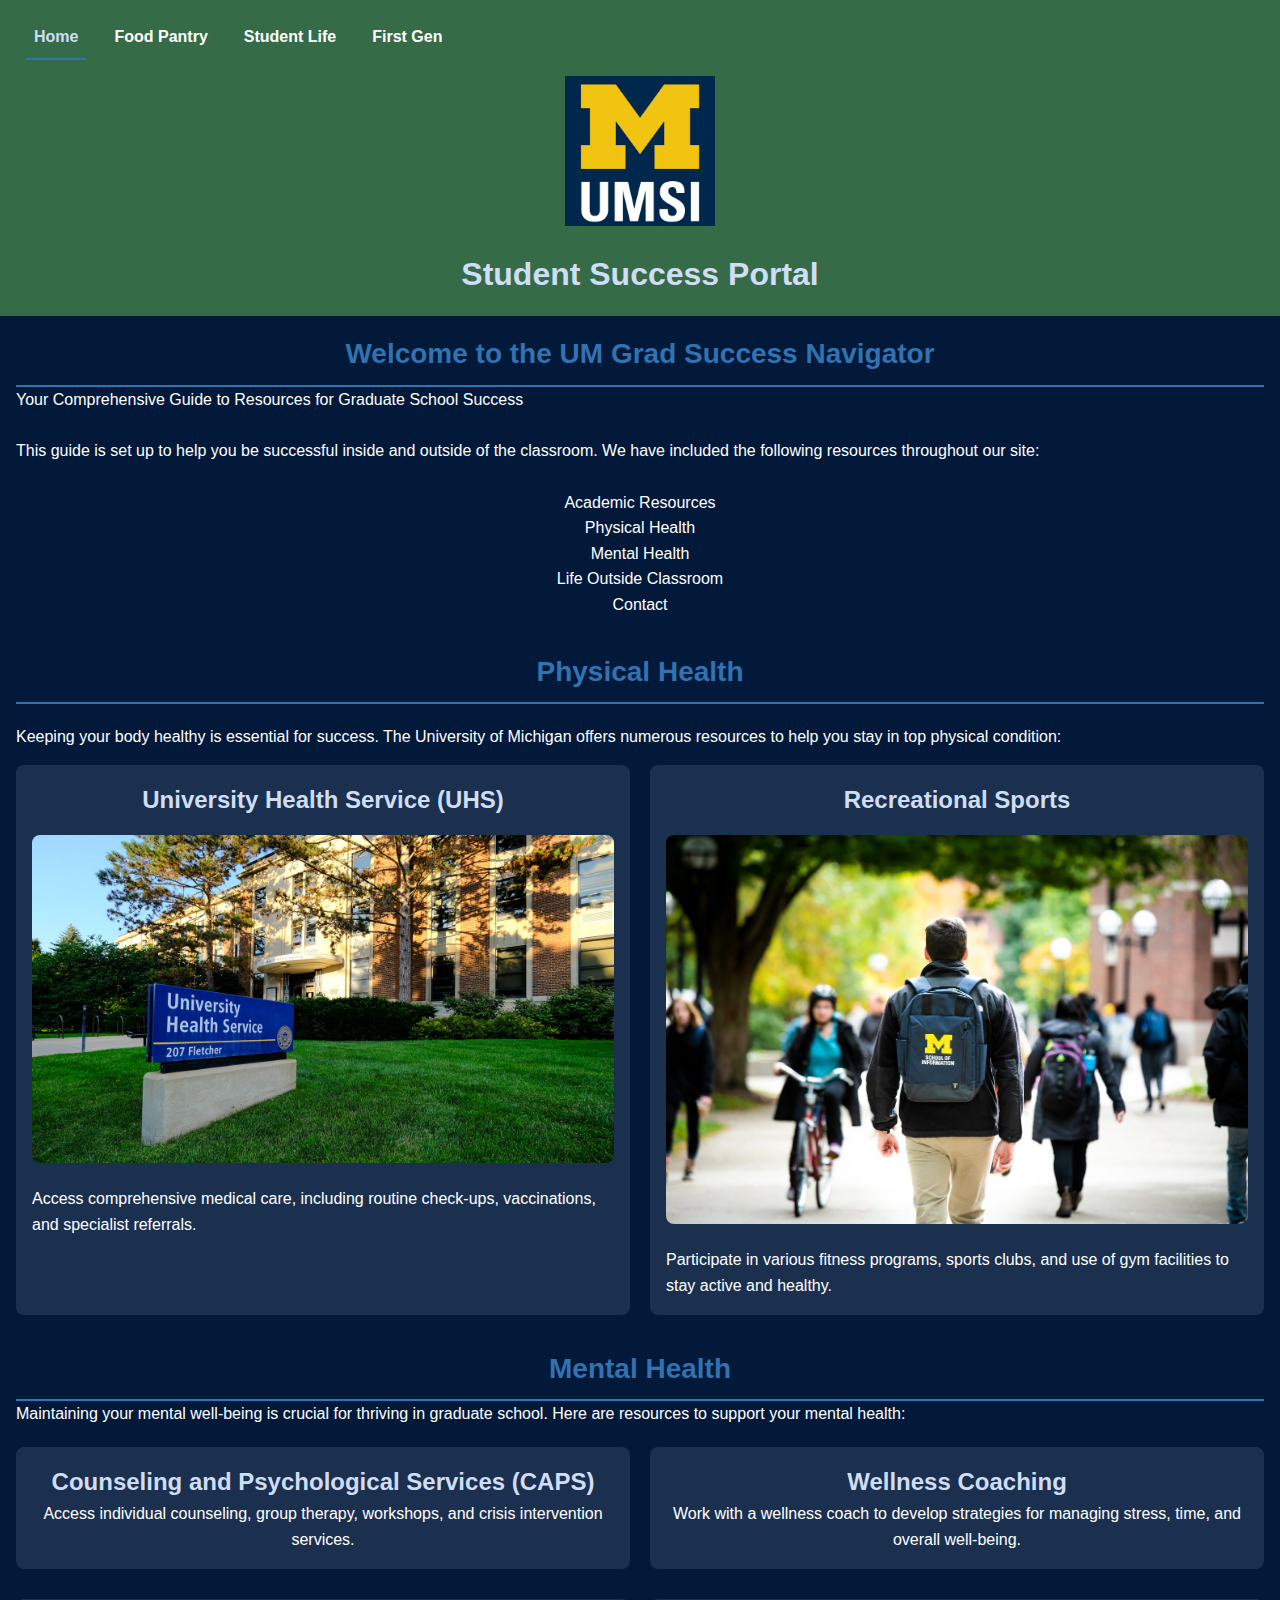
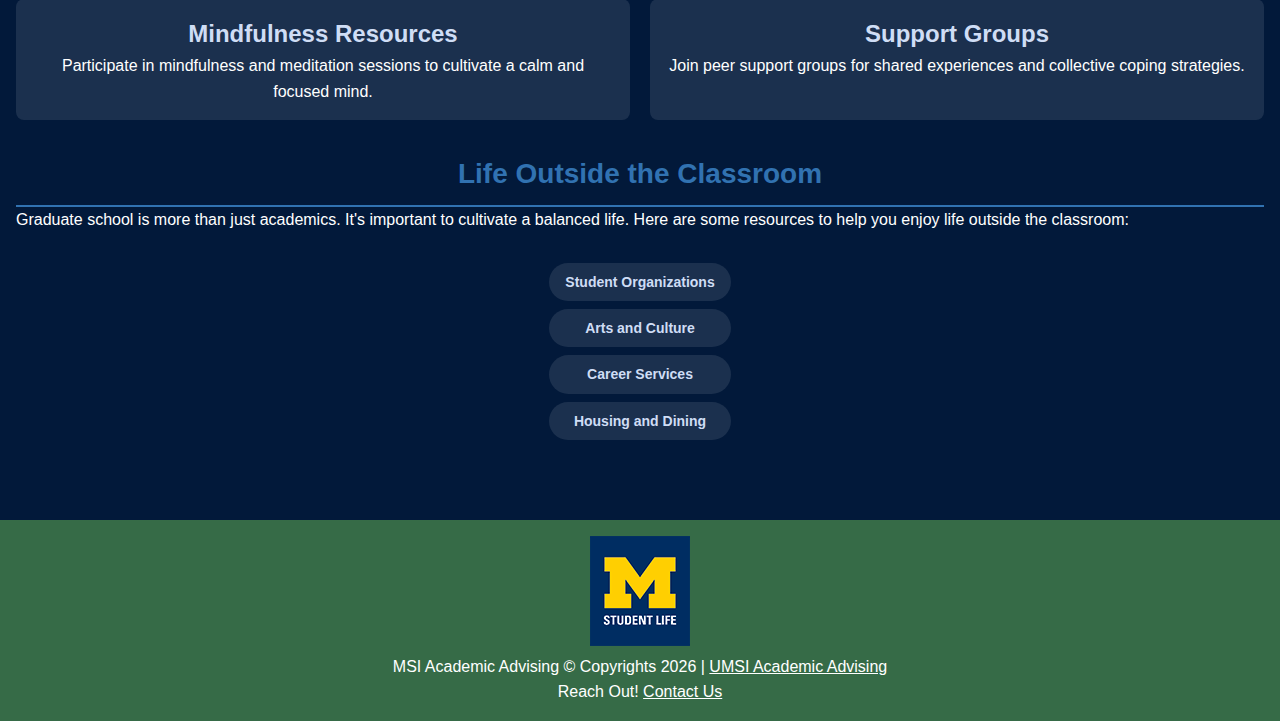
<file: index.html>
<!DOCTYPE html>
<html lang="en">
<head>
    <meta charset="UTF-8">
    <meta name="viewport" content="width=device-width, initial-scale=1.0">
    <title>Student Success Portal</title>
    <link rel="stylesheet" href="./css/reset.css">
    <link rel="stylesheet" href="./css/style.css">
</head>
<body>
    <a href="#main-content" class="skip-link">Skip to Main Content</a>
    <header>
        <nav class="navbar">
            <ul>
                <li><a href="index.html" class="current">Home</a></li>
                <li><a href="Food_Pantry.html">Food Pantry</a></li>
                <li><a href="Student_Life.html">Student Life</a></li>
                <li><a href="First_Gen.html">First Gen</a></li>
            </ul>
        </nav>
        <div class="header-content">
            <img class="umich-logo" src="./images/UMSI_signature_vertical_informal_solidblue.jpg" alt="UMSI Logo">
            <h1>Student Success Portal</h1>
        </div>
    </header>
    <main id="main-content">
        <section class="welcome">
            <h2>Welcome to the UM Grad Success Navigator</h2>
            <p>Your Comprehensive Guide to Resources for Graduate School Success</p>
            <br>
            <p>This guide is set up to help you be successful inside and outside of the classroom. We have included the following resources throughout our site:</p>
            <br>
            <ul>
                <li>Academic Resources</li>
                <li>Physical Health</li>
                <li>Mental Health</li>
                <li>Life Outside Classroom</li>
                <li>Contact</li>
            </ul>
        </section>
        <section class="physical-health">
            <h2>Physical Health</h2>
            <div class="physical_intro">
                <p>Keeping your body healthy is essential for success. The University of Michigan offers numerous resources to help you stay in top physical condition:</p>
            </div>
            <div class="resource-grid">
                <article>
                    <h3>University Health Service (UHS)</h3>
                    <img src="./images/UHS.jpg" alt="University Health Services building">
                    <p>Access comprehensive medical care, including routine check-ups, vaccinations, and specialist referrals.</p>
                </article>
                <article>
                    <h3>Recreational Sports</h3>
                    <img src="./images/UMSI_CampusFall_UMSIBackpack_02.jpg" alt="A student wears a UMSI backpack in fall on the drag.">
                    <p>Participate in various fitness programs, sports clubs, and use of gym facilities to stay active and healthy.</p>
                </article>
            </div>
        </section>
        <section class="mental-health">
            <h2>Mental Health</h2>
            <p>Maintaining your mental well-being is crucial for thriving in graduate school. Here are resources to support your mental health:</p>
            <div class="resource-list">
                <article>
                    <h3>Counseling and Psychological Services (CAPS)</h3>
                    <p>Access individual counseling, group therapy, workshops, and crisis intervention services.</p>
                </article>
                <article>
                    <h3>Wellness Coaching</h3>
                    <p>Work with a wellness coach to develop strategies for managing stress, time, and overall well-being.</p>
                </article>
                <article>
                    <h3>Mindfulness Resources</h3>
                    <p>Participate in mindfulness and meditation sessions to cultivate a calm and focused mind.</p>
                </article>
                <article>
                    <h3>Support Groups</h3>
                    <p>Join peer support groups for shared experiences and collective coping strategies.</p>
                </article>
            </div>
        </section>
        <section id="life-outside-classroom">
            <h2>Life Outside the Classroom</h2>
            <p>Graduate school is more than just academics. It's important to cultivate a balanced life. Here are some resources to help you enjoy life outside the classroom:</p>
            <div class="life-outside-classroom-box">
                <ul>
                    <li><a href="404.html">Student Organizations</a></li>
                    <li><a href="404.html">Arts and Culture</a></li>
                    <li><a href="404.html">Career Services</a></li>
                    <li><a href="404.html">Housing and Dining</a></li>
                </ul>
            </div>
        </section>
    </main>
    <footer>
        <a href="https://studentlife.umich.edu/"><img src="./images/student life.png" alt="Student Life logo"></a>
        <p>MSI Academic Advising © Copyrights <span id="year"></span> | <a href="https://sites.google.com/umich.edu/msiacademicadvising/student-support-resources">UMSI Academic Advising</a></p>
        <p>Reach Out! <a href="umsi.academicsuccess@umich.edu">Contact Us</a></p>
    </footer>

    <script>
        document.getElementById("year").innerHTML = new Date().getFullYear();
    </script>
</body>
</html>
</file>
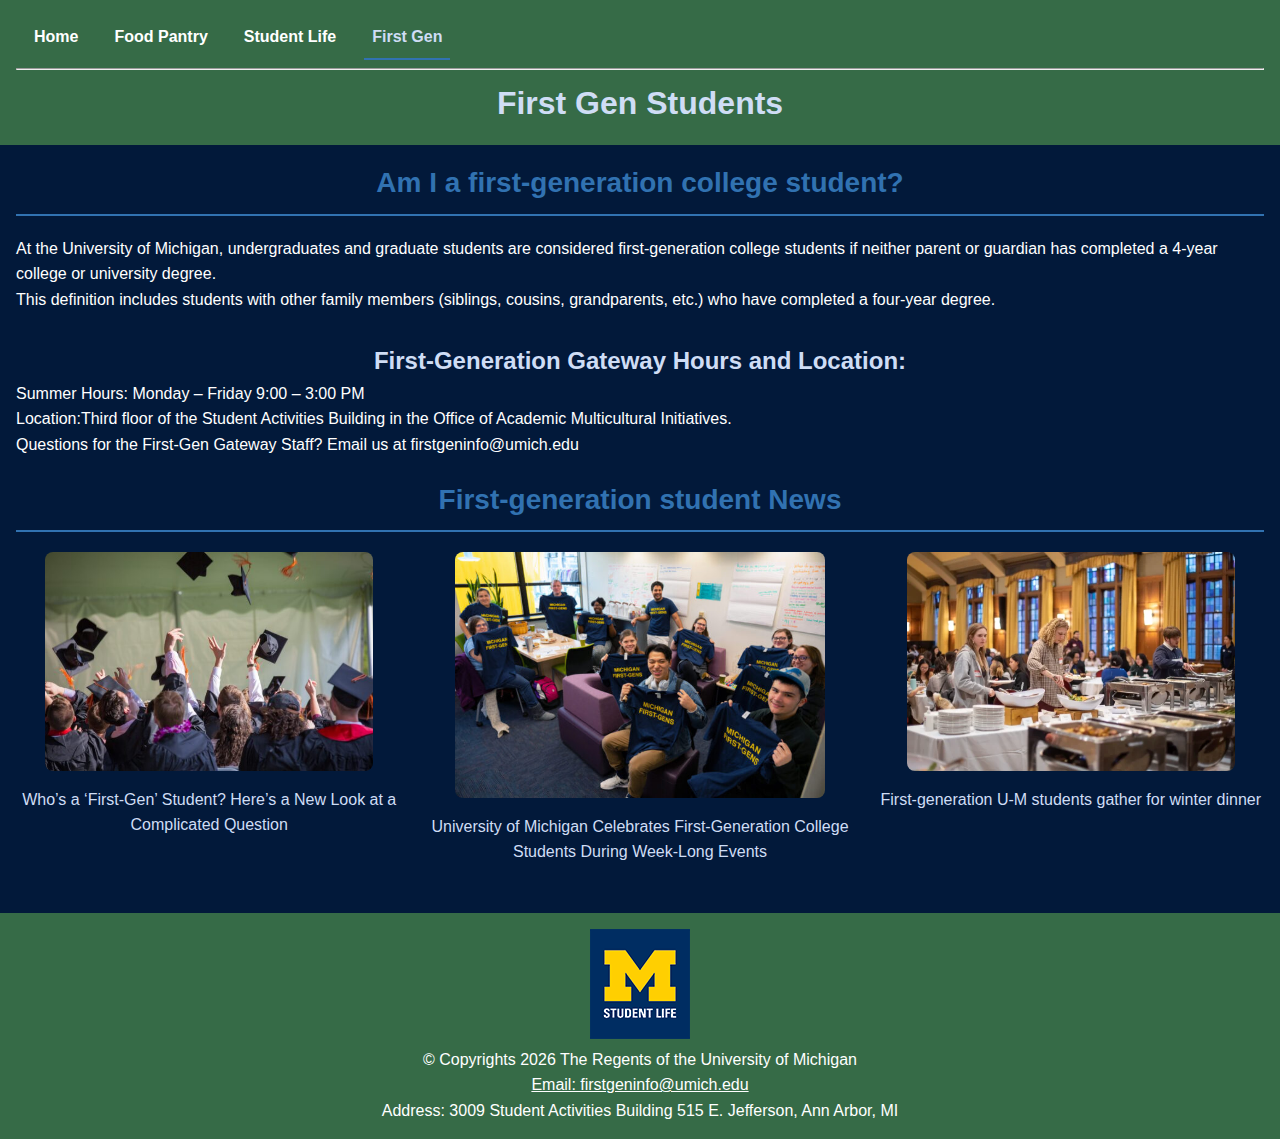
<file: First_Gen.html>
<!DOCTYPE html>
<html lang="en">
<head>
    <meta charset="UTF-8">
    <meta name="viewport" content="width=device-width, initial-scale=1.0">
    <title>First Gen</title>
    <link rel="stylesheet" href="./css/reset.css">
    <link rel="stylesheet" href="./css/style.css">
</head>
<body>
    <a href ="#main-content" class="skip-link">Skip to Main Content</a>
    <header>
        <nav class="navbar">
            <ul>
                <li><a href ="index.html">Home</a></li>
                <li><a href ="Food_Pantry.html">Food Pantry</a></li>
                <li><a href="Student_Life.html">Student Life</a></li>
                <li><a href="First_Gen.html" class="current">First Gen</a></li>
            </ul>
        </nav>
        <hr>
        <h1>First Gen Students</h1>
    </header>

    <main id="main-content">
        <h2>Am I a first-generation college student?</h2>
        
        <div class="first-gen-intro">
            <article>
                <p><strong>At the University of Michigan, undergraduates and graduate students are considered first-generation college students if neither parent or guardian has completed a 4-year college or university degree.</strong></p>
                <p>This definition includes students with other family members (siblings, cousins, grandparents, etc.) who have completed a four-year degree. </p>
            </article>
        </div>

        <div class="first-gen-gateway">
            <article>
                <h3>First-Generation Gateway Hours and Location:</h3>
                <p><strong>Summer Hours: </strong>Monday – Friday 9:00 – 3:00 PM</p>
                <p><strong>Location:</strong>Third floor of the Student Activities Building in the Office of Academic Multicultural Initiatives. </p>
                <p><strong>Questions for the First-Gen Gateway Staff? </strong>Email us at firstgeninfo@umich.edu</p>
            </article>
        </div>

        <h2>First-generation student News</h2>
        <div class="first-gen-news-list">
            <ul>
                <li>
                    <img src="./images/graduation.jpg" alt="First Gen graduation">
                    <a href="https://firstgen.umich.edu/whos-a-first-gen-student-heres-a-new-look-at-a-complicated-question/">
                        <h3>Who’s a ‘First-Gen’ Student? Here’s a New Look at a Complicated Question</h3>
                    </a>
                </li>
                <li>
                    <img src="./images/firstgens.jpg" alt="First_Gens">
                    <a href="https://firstgen.umich.edu/university-of-michigan-celebrates-first-generation-college-students-during-week-long-events/">
                        <h3>University of Michigan Celebrates First-Generation College Students During Week-Long Events</h3>
                    </a>
                </li>
                <li>
                    <img src="./images/firstgen_dinner.webp" alt="First Gens Dinner">
                    <a href="https://firstgen.umich.edu/first-generation-u-m-students-gather-for-winter-dinner/">
                        <h3>First-generation U-M students gather for winter dinner</h3>
                    </a>
                </li>
            </ul>
        </div>
    </main>

    <footer>
        <a href="https://studentlife.umich.edu/"><img src="./images/student life.png" alt="Student Life logo"></a>
        <p>© Copyrights <span id="year"></span> The Regents of the University of Michigan</p>
        <a href="mailto:firstgeninfo@umich.edu">Email: firstgeninfo@umich.edu</a>
        <p>Address: 3009 Student Activities Building
            515 E. Jefferson, Ann Arbor, MI</p>
    </footer>

    <script>
        document.getElementById("year").innerHTML = new Date().getFullYear();
    </script>
</body>
</html>
</file>
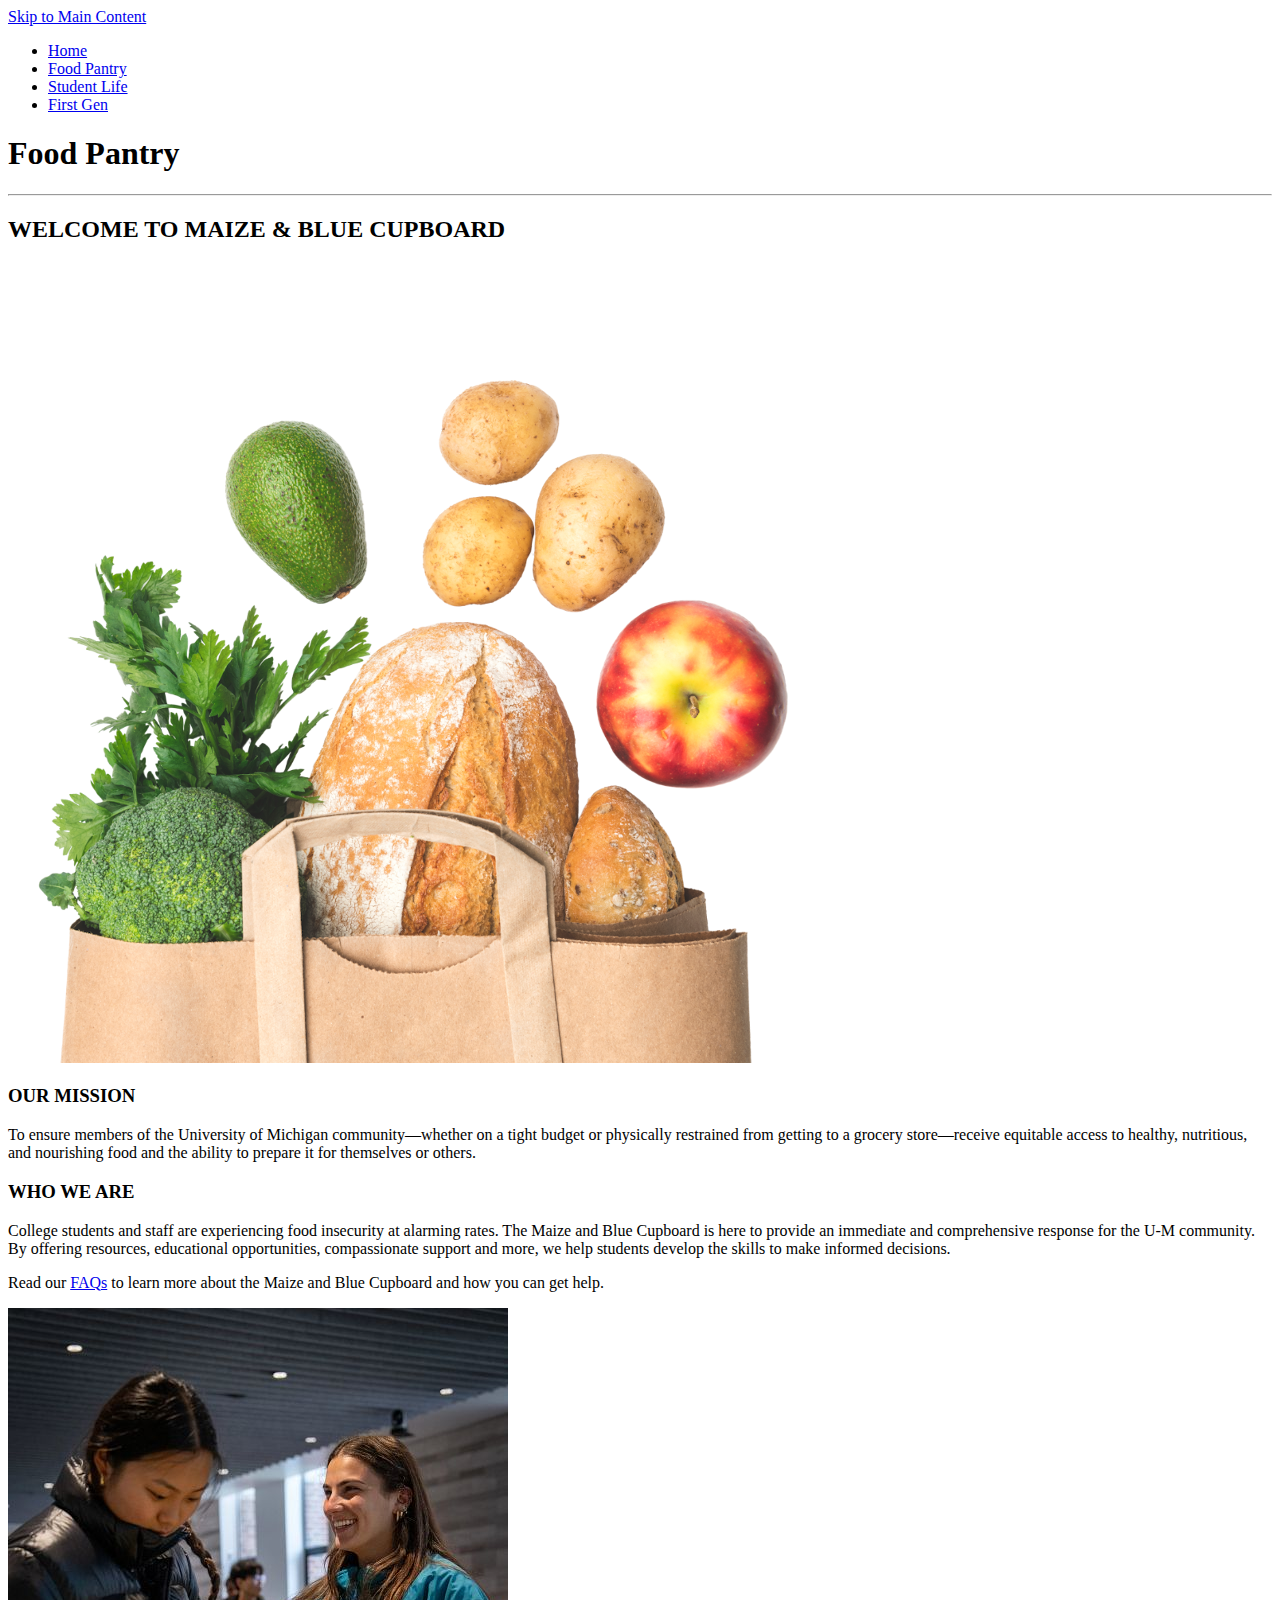
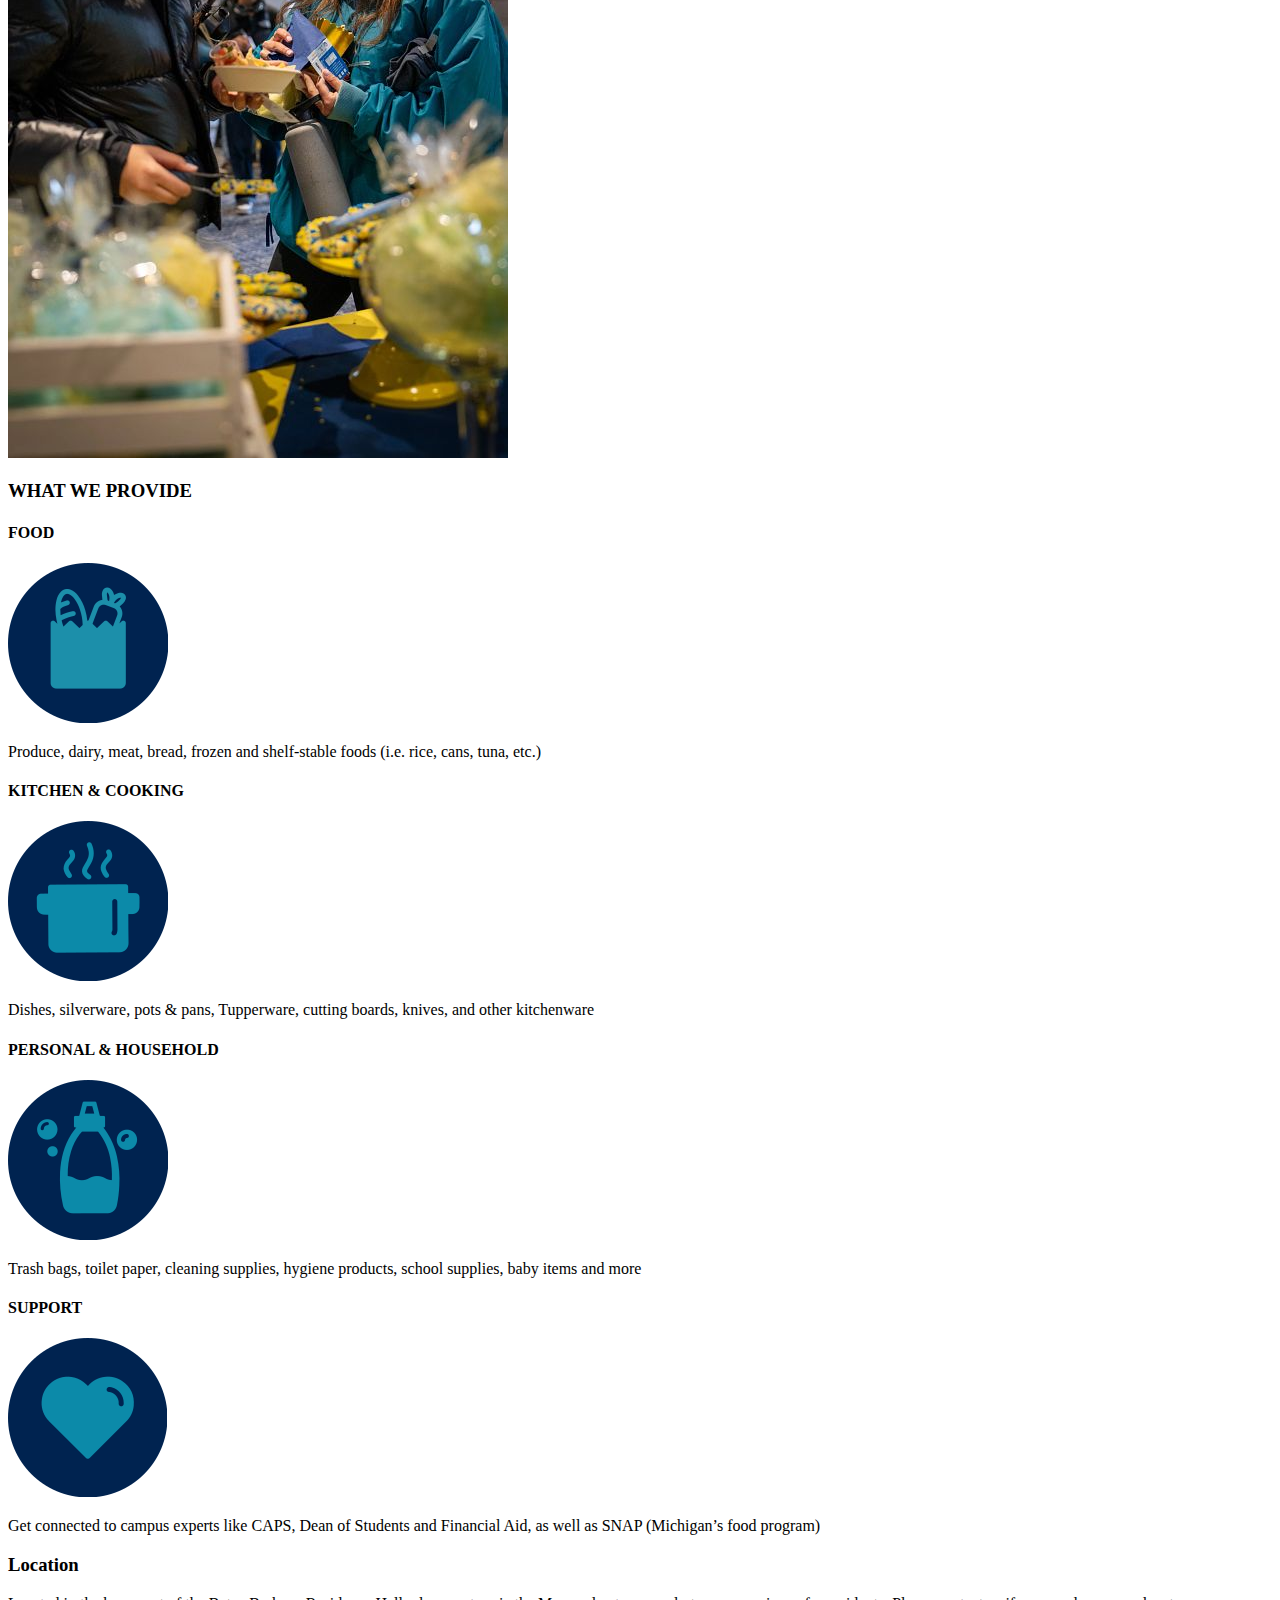
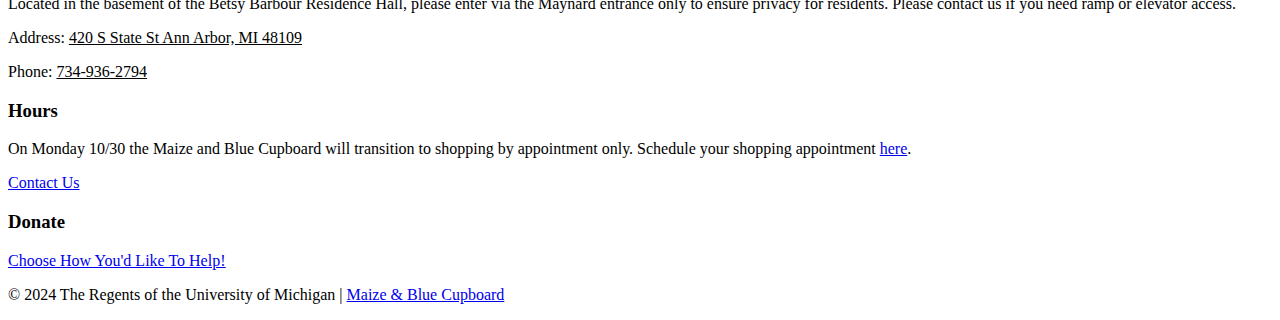
<file: Food Pantry.html>
<!DOCTYPE html>
<html lang="en">
<head>
    <meta charset="UTF-8">
    <meta name="viewport" content="width=device-width, initial-scale=1.0">
    <title>Food Pantry</title>
</head>
<body>
    <a href = "#main-content">Skip to Main Content</a>
    <header>
        <nav>
            <ul>
                <li><a href = "index.html">Home</a></li>
                <li><a href = "Food_Pantry.html">Food Pantry</a></li>
                <li><a href="Student_Life.html">Student Life</a></li>
                <li><a href="First_Gen.html">First Gen</a></li>
            </ul>
        </nav>
        <h1>Food Pantry</h1>
        <hr>
    </header>
    <main id="main-content">
        <div>
            <h2>WELCOME TO MAIZE & BLUE CUPBOARD</h2>
            <img src="./images/grocerybag.png" alt="grocerybag">
            <h3>OUR MISSION</h3>
            <p>
                To ensure members of the University of Michigan community—whether on a tight budget or physically restrained from getting to a grocery store—receive equitable access to healthy, nutritious, and nourishing food and the ability to prepare it for themselves or others.
            </p>
        </div>


        <div>
            <h3 class="Section_heading">WHO WE ARE</h3>
            <p>
                College students and staff are experiencing food insecurity at alarming rates. The Maize and Blue Cupboard is here to provide an immediate and comprehensive response for the U-M community. By offering resources, educational opportunities, compassionate support and more, we help students develop the skills to make informed decisions.
            </p>

            <p>
                Read our <a href="https://mbc.studentlife.umich.edu/faq/">FAQs</a> to learn more about the Maize and Blue Cupboard and how you can get help.
            </p>

            <img src="./images/Food_Who_we_are (2).jpg" alt="We are Maize & Blue">

        </div>
        <div>
            <h3 class="Section_heading">WHAT WE PROVIDE</h3>
            <h4>FOOD</h4>
            <img src="./images/food.png" alt="Food icon">
            <p>
                Produce, dairy, meat, bread, frozen and shelf-stable foods (i.e. rice, cans, tuna, etc.)
            </p>
            <h4>KITCHEN & COOKING</h4>
            <img src="./images/kitchen.png" alt="kitchen icon">
            <p>
                Dishes, silverware, pots & pans, Tupperware, cutting boards, knives, and other kitchenware
            </p>
            <h4>PERSONAL & HOUSEHOLD</h4>
            <img src="./images/personal and household.png" alt="Personal&Household icon">
            <p>
                Trash bags, toilet paper, cleaning supplies, hygiene products, school supplies, baby items and more
            </p>
            <h4>SUPPORT</h4>
            <img src="./images/support.png" alt="support icon">
            <p>
                Get connected to campus experts like CAPS, Dean of Students and Financial Aid, as well as SNAP (Michigan’s food program)
            </p>

        </div>
        <div>
            <h3 class="Section_heading">Location</h3>
            <p>
                Located in the basement of the Betsy Barbour Residence Hall, please enter via the Maynard entrance only to ensure privacy for residents. Please contact us if you need ramp or elevator access.

                <p>Address: <ins>420 S State St Ann Arbor, MI 48109</ins></p>
                <p>Phone: <ins>734-936-2794</ins></p>
            </p>
        </div>
        <div>
            <h3 class="Section_heading">Hours</h3>
            <p>
                On Monday 10/30 the Maize and Blue Cupboard will transition to shopping by appointment only. Schedule your shopping appointment <a href="https://calendly.com/mbcappointments/mbc-shopping-appointments">here</a>.
            </p>

            <a href="https://mbc.studentlife.umich.edu/contact/">Contact Us</a>
        </div>

        <div>
            <h3 class="Section_heading">Donate</h3>
            <p><a href="https://mbc.studentlife.umich.edu/how-to-help/"><ins>Choose How You'd Like To Help!</ins></a></p>
        </div>
    </main>
    <footer>
        <p>© 2024 The Regents of the University of Michigan | <a href="https://sites.google.com/umich.edu/msiacademicadvising/student-support-resources">Maize & Blue Cupboard</a></p>
    </footer>
    
</body>

</html>
</file>
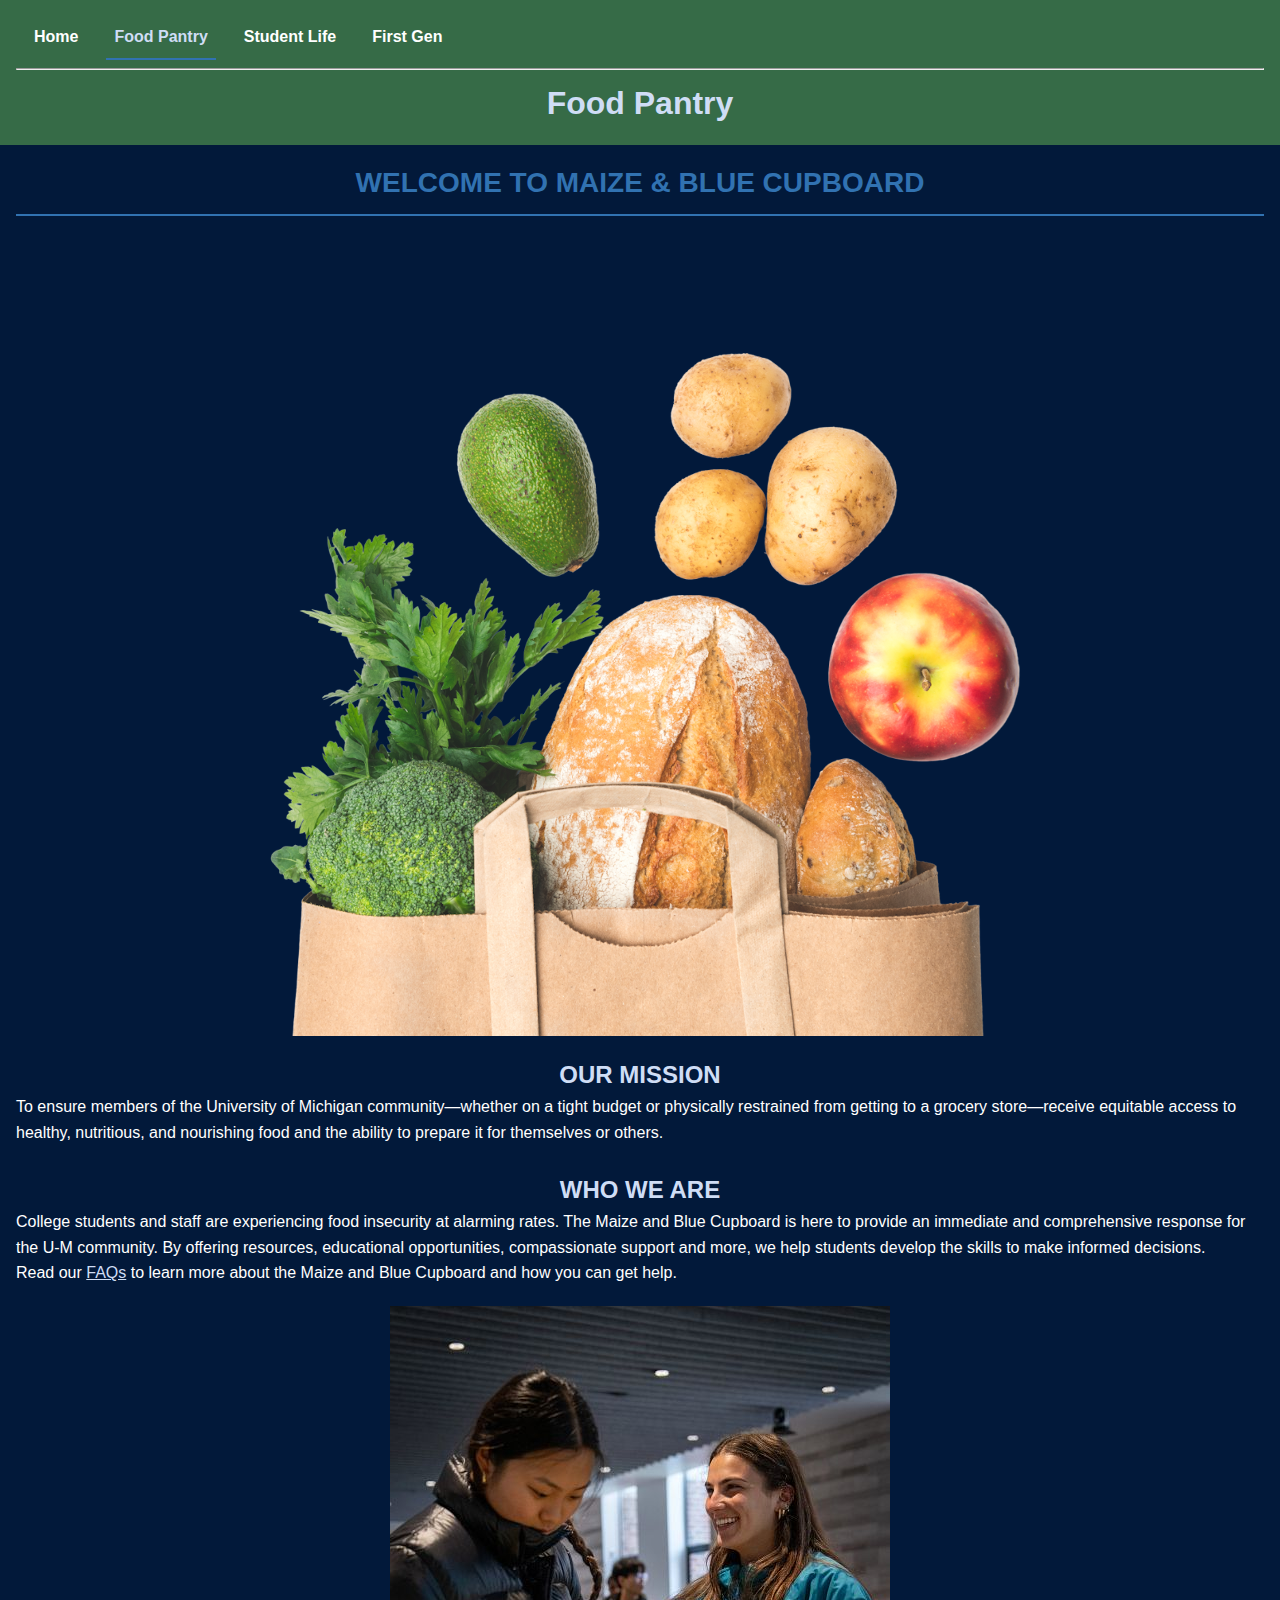
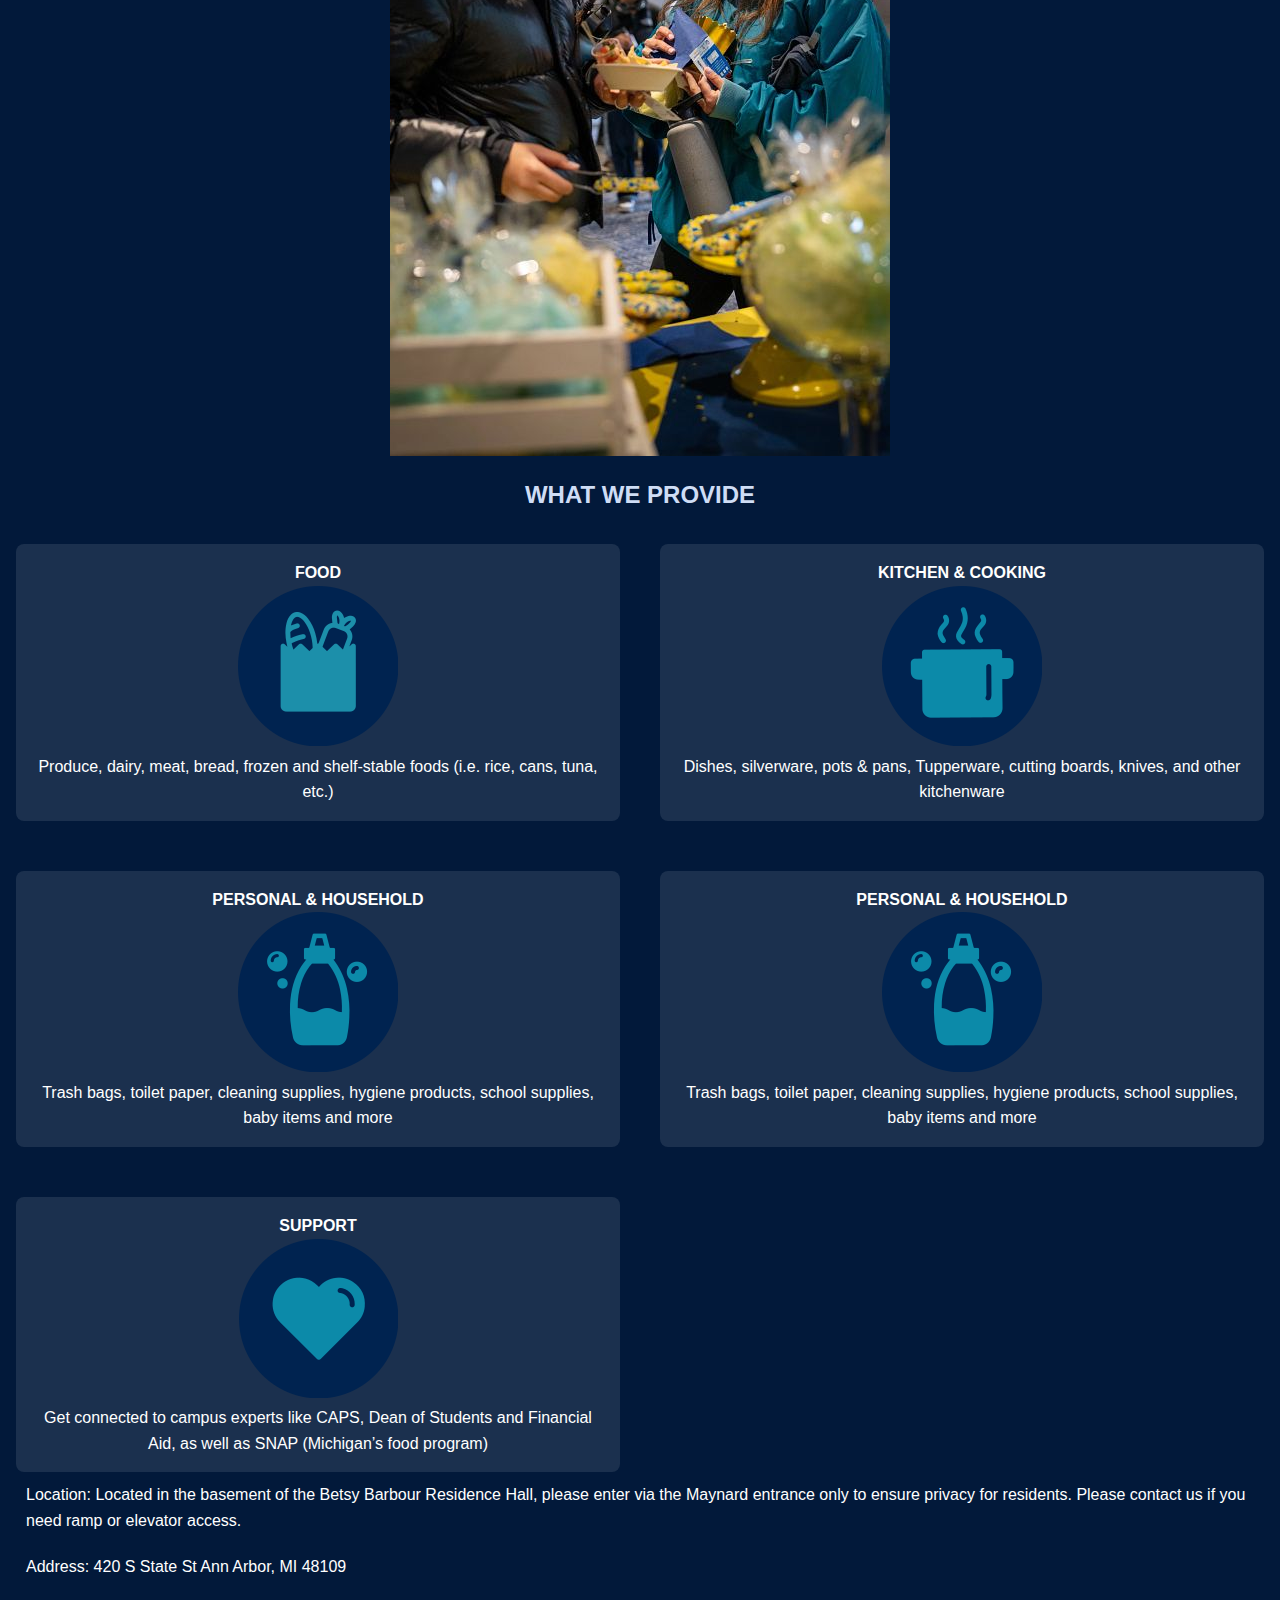
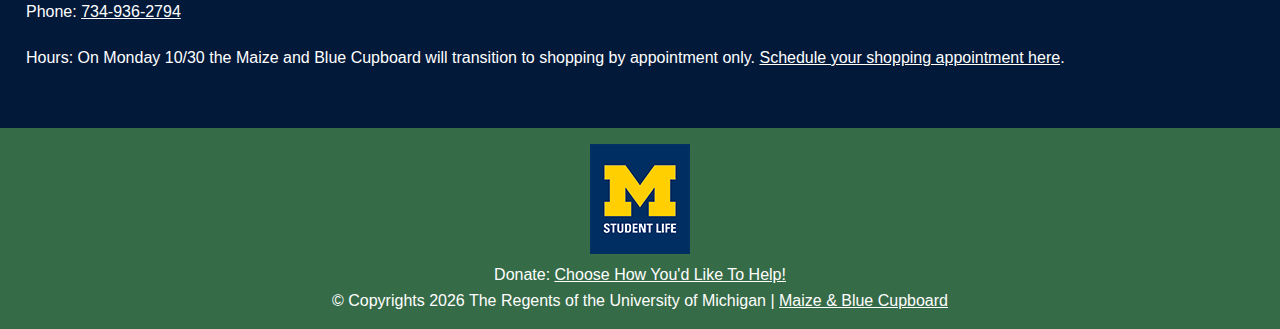
<file: Food_Pantry.html>
<!DOCTYPE html>
<html lang="en">
<head>
    <meta charset="UTF-8">
    <meta name="viewport" content="width=device-width, initial-scale=1.0">
    <title>Food Pantry</title>
    <link rel="stylesheet" href="./css/reset.css">
    <link rel="stylesheet" href="./css/style.css">
</head>
<body>
    <a href = "#main-content" class="skip-link" >Skip to Main Content</a>
    <header>
        <nav class="navbar">
            <ul>
                <li><a href ="index.html">Home</a></li>
                <li><a href ="Food_Pantry.html" class="current">Food Pantry</a></li>
                <li><a href="Student_Life.html">Student Life</a></li>
                <li><a href="First_Gen.html">First Gen</a></li>
            </ul>
        </nav>
        <hr>
        <h1>Food Pantry</h1>

    </header>
    <main id="main-content">
        <div>
            <h2>WELCOME TO MAIZE & BLUE CUPBOARD</h2>
            <img class="welcome-img" src="./images/grocerybag.png" alt="grocerybag">
            <h3>OUR MISSION</h3>
            <p>
                To ensure members of the University of Michigan community—whether on a tight budget or physically restrained from getting to a grocery store—receive equitable access to healthy, nutritious, and nourishing food and the ability to prepare it for themselves or others.
            </p>
        </div>


        <div class="who-we-are">
            <br>
            <h3>WHO WE ARE</h3>
            <p>
                College students and staff are experiencing food insecurity at alarming rates. The Maize and Blue Cupboard is here to provide an immediate and comprehensive response for the U-M community. By offering resources, educational opportunities, compassionate support and more, we help students develop the skills to make informed decisions.
            </p>

            <p class="Read">
                Read our <a href="https://mbc.studentlife.umich.edu/faq/">FAQs</a> to learn more about the Maize and Blue Cupboard and how you can get help.
            </p>

            <img class="who-we-are-img" src="./images/Food_Who_we_are (2).jpg" alt="We are Maize & Blue">
        </div>
        <div>
            <h3>WHAT WE PROVIDE</h3>
            <div class="provided-resource-grid">
                <ul>
                    <li>
                        <h4>FOOD</h4>
                        <img src="./images/food.png" alt="Food icon">
                        <p>
                            Produce, dairy, meat, bread, frozen and shelf-stable foods (i.e. rice, cans, tuna, etc.)
                        </p>
                    </li>
                    <li>
                        <h4>KITCHEN & COOKING</h4>
                        <img src="./images/kitchen.png" alt="kitchen icon">
                        <p>
                            Dishes, silverware, pots & pans, Tupperware, cutting boards, knives, and other kitchenware
                        </p>
                    </li>
                    <li>
                        <h4>PERSONAL & HOUSEHOLD</h4>
                        <img src="./images/personal and household.png" alt="Personal&Household icon">
                        <p>
                            Trash bags, toilet paper, cleaning supplies, hygiene products, school supplies, baby items and more
                        </p>
                    </li>
                    <li>
                        <h4>PERSONAL & HOUSEHOLD</h4>
                        <img src="./images/personal and household.png" alt="Personal&Household icon">
                        <p>
                            Trash bags, toilet paper, cleaning supplies, hygiene products, school supplies, baby items and more
                        </p>
                    </li>
                    <li>
                        <h4>SUPPORT</h4>
                        <img src="./images/support.png" alt="support icon">
                        <p>
                            Get connected to campus experts like CAPS, Dean of Students and Financial Aid, as well as SNAP (Michigan’s food program)
                        </p>
                    </li>
                </ul>
            </div>
        </div>
        <div class="tons-of-info">
            <p>Location: Located in the basement of the Betsy Barbour Residence Hall, please enter via the Maynard entrance only to ensure privacy for residents. Please contact us if you need ramp or elevator access.</p>
            <p>Address: 420 S State St Ann Arbor, MI 48109</p>
            <p>Phone: <a href="tel:734-936-2794">734-936-2794</a></p>
            <p>Hours: On Monday 10/30 the Maize and Blue Cupboard will transition to shopping by appointment only. <a href="https://calendly.com/mbcappointments/mbc-shopping-appointments">Schedule your shopping appointment here</a>.</p>
        </div>
    </main>
    <footer>
        <div>
        <a href="https://studentlife.umich.edu/"><img src="./images/student life.png" alt="Student Life logo"></a>
        <p>Donate: <a href="https://mbc.studentlife.umich.edu/how-to-help/"><ins>Choose How You'd Like To Help!</ins></a></p>
        <p>© Copyrights <span id="year"></span> The Regents of the University of Michigan | <a href="https://sites.google.com/umich.edu/msiacademicadvising/student-support-resources">Maize & Blue Cupboard</a></p>
        </div>
    </footer>
    <script>
        document.getElementById("year").innerHTML = new Date().getFullYear();
    </script>
</body>

</html>
</file>
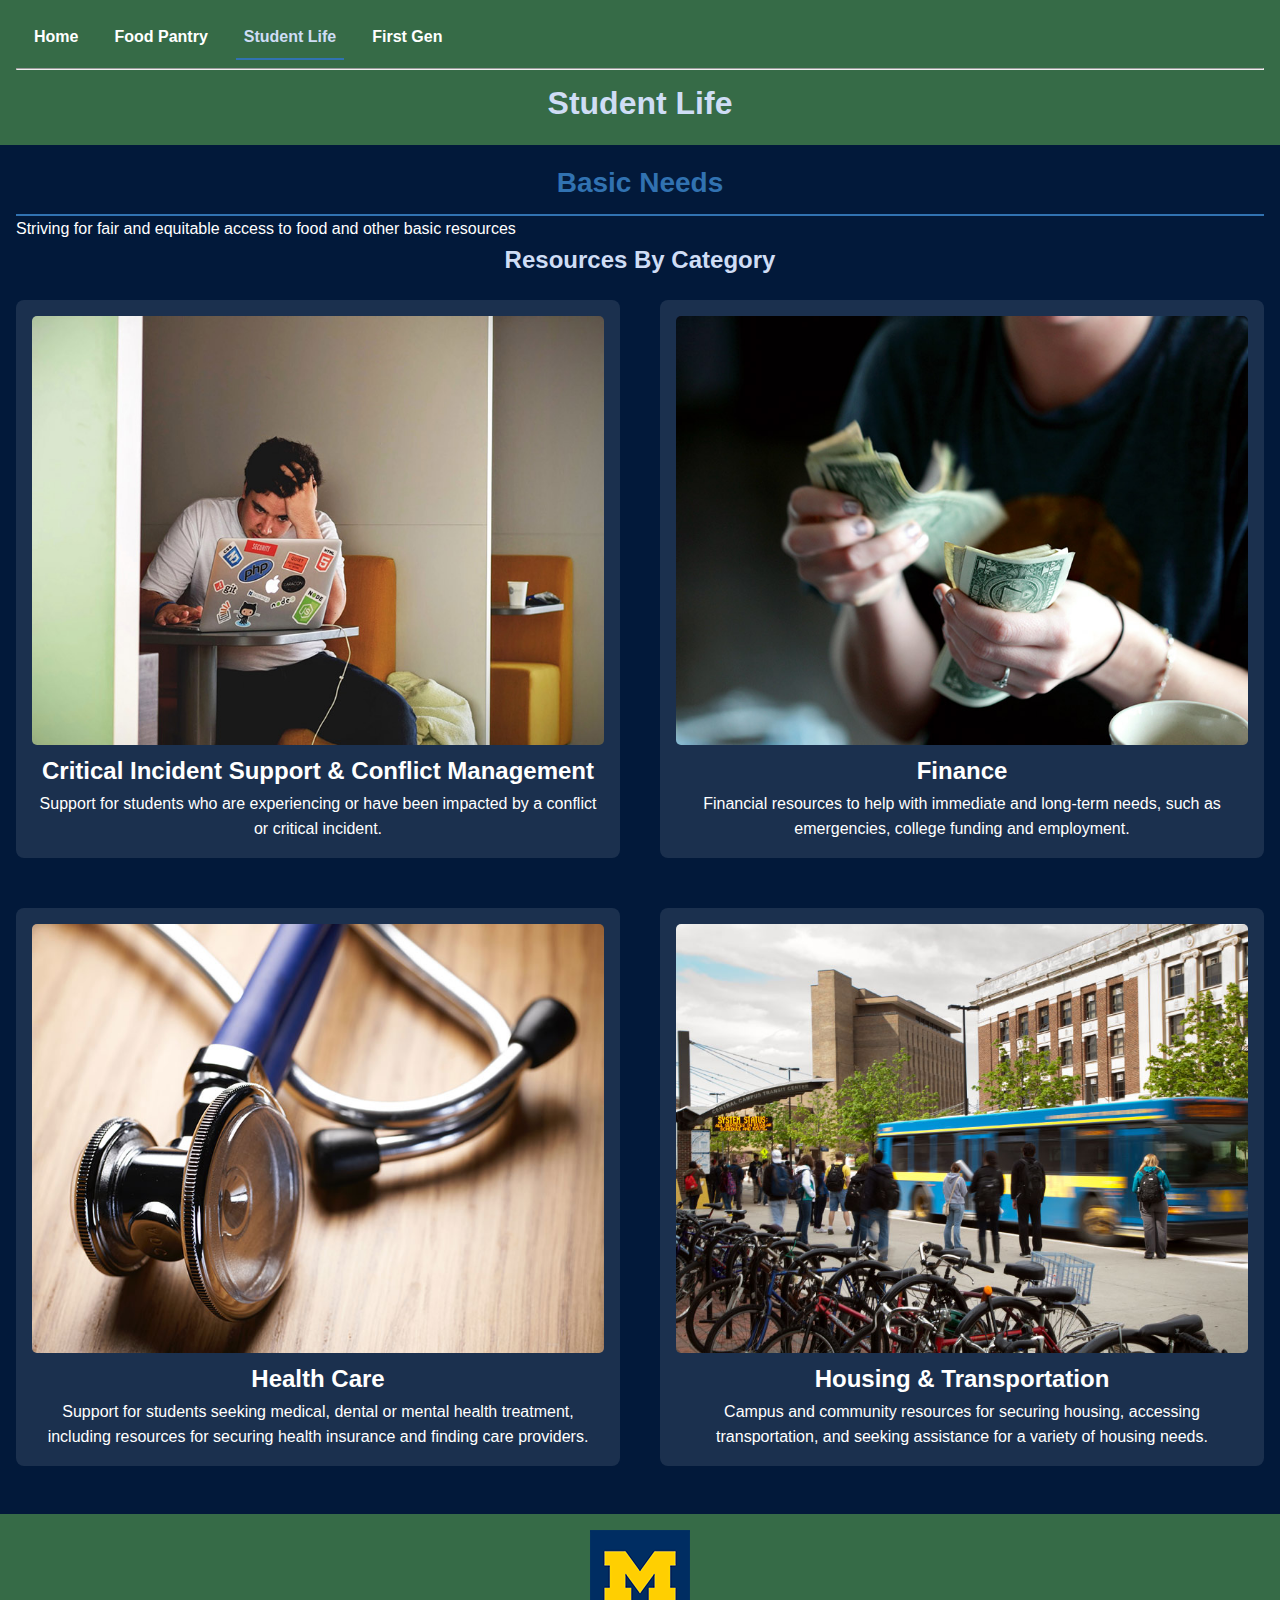
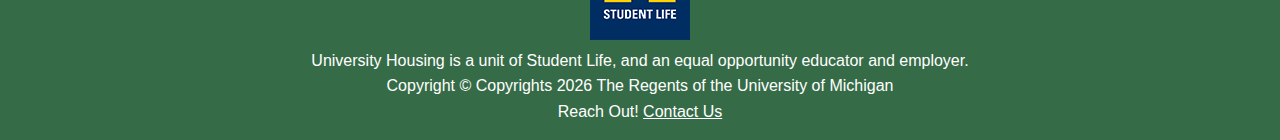
<file: Student_Life.html>
<!DOCTYPE html>
<html lang="en">
<head>
    <meta charset="UTF-8">
    <meta name="viewport" content="width=device-width, initial-scale=1.0">
    <title>Student Life</title>
    <link rel="stylesheet" href="./css/reset.css">
    <link rel="stylesheet" href="./css/style.css">
</head>
<body>
    <a href = "#main-content" class="skip-link">Skip to Main Content</a>
    <header>
        <nav class="navbar">
            <ul>
                <li><a href ="index.html">Home</a></li>
                <li><a href ="Food_Pantry.html">Food Pantry</a></li>
                <li><a href="Student_Life.html" class="current">Student Life</a></li>
                <li><a href="First_Gen.html">First Gen</a></li>
            </ul>
        </nav>
        <hr>
        <h1>Student Life</h1>
    </header>
    <main id="main-content">
        <h2>Basic Needs</h2>
        <p>Striving for fair and equitable access to food and other basic resources</p>

        <h3>Resources By Category</h3>
        <div class="resources-category-list">
            <ul>
                <li>
                    <div class="img-size">
                        <img src="./images/criticalincident.jpg" alt="criticalincident">
                    </div>
                    <h4>Critical Incident Support & Conflict Management</h4>
                    <p>Support for students who are experiencing or have been impacted by a conflict or critical incident.</p>
                </li>
                <li>
                    <div class="img-size">
                        <img src="./images/finance.jpg" alt="finance momey">
                    </div>
                    <h4>Finance</h4>
                    <p>Financial resources to help with immediate and long-term needs, such as emergencies, college funding and employment.</p>
                </li>
                <li>
                    <div class="img-size">
                        <img src="./images/healthcare-1.jpg" alt="healthcare indoor">
                    </div>
                    <h4>Health Care</h4>
                    <p>Support for students seeking medical, dental or mental health treatment, including resources for securing health insurance and finding care providers.</p>
                </li>
                <li>
                    <div class="img-size">
                        <img src="./images/housingtransportation.jpg" alt="Transportation Station">
                    </div>
                    <h4>Housing & Transportation</h4>
                    <p>Campus and community resources for securing housing, accessing transportation, and seeking assistance for a variety of housing needs.</p>
                </li>
            </ul>
        </div>
    </main>

    <footer>
        <a href="https://studentlife.umich.edu/"><img src="./images/student life.png" alt="Student Life logo"></a>
        <p>University Housing is a unit of Student Life, and an equal opportunity educator and employer.</p>
        <p>Copyright © Copyrights <span id="year"></span> The Regents of the University of Michigan</p>
        <p>Reach Out! <a href="umsi.academicsuccess@umich.edu">Contact Us</a></p>
    </footer>
    <script>
        // To get year in a dynamic way. Don't have to come back another year to type it in.
        document.getElementById("year").innerHTML = new Date().getFullYear();
    </script>
</body>
</html>
</file>
<file: css/style.css>
/* Color variables for future quicker access. */
:root {
    --primary-bg: #02193a;
    --primary-text: #ffffff;
    --secondary-bg: #366b47;
    --accent-color: #3172b1;
    --highlight-color: #cfddf5;
    --bgc: rgba(255, 255, 255, 0.1);
}

body {
    font-family: Arial, sans-serif;
    background-color: var(--primary-bg);
    color: var(--primary-text);
    margin: 0;
    padding: 0;
    line-height: 1.6;
    font-size: 16px;
}

.skip-link {
    position: absolute;
    top: -40px;
    left: 0;
    background: var(--secondary-bg);
    color: var(--primary-text);
    padding: 8px;
    z-index: 100;
}

.skip-link:focus {
    top: 0;
}

header {
    background-color: var(--secondary-bg);
    padding: 16px;
}

.navbar ul {
    list-style-type: none;
    padding: 0;
    margin: 0;
}

.navbar li {
    margin-bottom: 8px;
    text-align: center;
}

.navbar a {
    color: var(--primary-text);
    text-decoration: none;
    font-weight: bold;
    display: block;
    padding: 8px;
    transition: background-color 0.3s ease;
}

.navbar ul li a.current {
    font-weight: bold;
    color: var(--highlight-color); /* Highlight color for the current page */
    border-bottom: 2px solid var(--accent-color); /* underline for emphasis */
  }

.navbar a:hover, .navbar a:focus {
    background-color: var(--bgc);
}

.header-content {
    display: block;
    text-align: center;
    margin-top: 16px;
}

.umich-logo {
    max-width: 150px;
    margin-bottom: 16px;
}

h1 {
    font-weight: 700;
    font-size: 28px;
    color: var(--highlight-color);
    text-align: center;
    margin: 0;
}

main {
    padding: 16px;
}

#main-content ul li {
    text-align: center;
}

section {
    margin-bottom: 32px;
}

h2 {
    font-weight: 700;
    font-size: 24px;
    color: var(--accent-color);
    border-bottom: 2px solid var(--accent-color);
    padding-bottom: 8px;
    text-align: center;
}

h3 {
    font-weight: 700;
    font-size: 20px;
    color: var(--highlight-color);
    text-align: center;
}

.resource-grid, .resource-list {
    display: grid;
    gap: 20px;
}

.resource-grid article, .resource-list article {
    background-color: var(--bgc);
    margin: 10px 0 0 0;
    padding: 16px;
    border-radius: 8px;
    transition: transform 0.3s ease;
}

.resource-grid article:hover, .resource-list article:hover {
    transform: translateY(-5px);
    border: 1px solid #ffffff;
}

.resource-grid img {
    max-width: 100%;
    border-radius: 8px;
    margin: 16px 0;
}

.life-outside-classroom-box ul {
    margin-top: 30px;
    display: grid;
    justify-content: center;
    gap: 8px;
}

.life-outside-classroom-box li {
    background-color: var(--bgc);
    color: var(--primary-text);
    padding: 8px 16px;
    border-radius: 20px;
    font-weight: bold;
    font-size: 14px;
    transition: transform 0.3s;
}

.life-outside-classroom-box li a {
    text-decoration: none;
    color: var(--highlight-color);
}

.life-outside-classroom-box li a:hover {
    text-decoration: none;
    color: var(--primary-text);
}

.life-outside-classroom-box li:hover {
    transform: translateY(-5px);
}

footer {
    background-color: var(--secondary-bg);
    color: var(--primary-text);
    text-align: center;
    padding: 16px;
    margin-top: 32px;
}

.mental-health .resource-list {
    margin: 10px 0;
}

footer a {
    color: var(--primary-text);
    text-decoration: underline;
}

footer a:hover {
    color: var(--accent-color);
    text-decoration: underline;
}

/* First Gen Page */

.first-gen-intro, .first-gen-gateway {
    margin: 10px 0;
    padding: 10px 0;
}

.first-gen-news-list ul {
    display: flex;
    flex-direction: column;
    gap: 20px;
    list-style: none;
    padding: 0;
    margin: 0;
}

.first-gen-news-list img {
    max-width: 100%;
    border-radius: 8px;
    margin-bottom: 8px;
    transition: transform 0.5s;
}

.first-gen-news-list img:hover {
    transform: translateY(-5px);
}

.first-gen-news-list ul li a {
    text-decoration: none;
    color: var(--primary-text);
    font-size: 14px;
}

.first-gen-news-list ul li a:hover {
    text-decoration: underline;
}

.first-gen-news-list ul h3 {
    font-weight: 400;
    font-size: 14px;
}

/* Student Life Page */

.resources-category-list {
    margin: 10px 0 0 0;
    color: var(--primary-text);
}

.resources-category-list h4 {
    font-weight: 700;
    font-size: 20px;
}

.resources-category-list .img-size {
    width: 100%;
}

.resources-category-list img {
    max-width: 100%;
    border-radius: 5px;
}

.resources-category-list ul {
    display: grid;
    gap: 40px;
}

.resources-category-list ul li {
    background-color: var(--bgc);
    margin: 10px 0 0 0;
    padding: 16px;
    border-radius: 8px;
    transition: transform 0.3s ease;
}

.resources-category-list ul li:hover {
    transform: translateY(-5px);
}

/* Food Pantry */

.welcome-img {
    max-width: 100%;
    display: block;
    margin: 20px auto;
}

.who-we-are .Read a {
    text-decoration: underline;
    color: var(--highlight-color);
}

.who-we-are .Read a:hover {
    color: var(--secondary-bg);
}

.who-we-are-img {
    max-width: 100%;
    display: block;
    margin: 20px auto;
}

.provided-resource-grid {
    margin: 20px 0 0 0;
}

.provided-resource-grid ul {
    display: grid;
    gap: 40px;
    margin: 10px 0 0 0;
}

.provided-resource-grid ul li {
    background-color: var(--bgc);
    margin: 10px 0 0 0;
    padding: 16px;
    border-radius: 8px;
    transition: transform 0.3s ease;
}

.provided-resource-grid ul li:hover {
    transform: translateY(-5px);
}

.provided-resource-grid ul h4 {
    font-weight: 700;
}

.tons-of-info p {
    padding: 10px;
}

.tons-of-info a {
    color: var(--primary-text);
}

.tons-of-info a:hover {
    color: var(--secondary-bg);
}

/* Media Queries for larger screens */

@media screen and (min-width: 760px) {

    .navbar ul {
        display: flex;
    }

    .navbar ul li {
        margin: 0 10px;
    }

    /* Homepage */
    .resource-grid {
        display: grid;
        grid-template-columns: 1fr 1fr;
    }

    .physical_intro {
        margin: 20px 0 5px 0;
    }

    .resource-list {
        display: grid;
        grid-template-columns: 1fr 1fr;
    }

    .resource-list p {
        text-align: center;
    }

    /* Food Pantry */

    .provided-resource-grid ul {
        display: grid;
        grid-template-columns: 1fr 1fr;
        list-style: none;
    }

    /* Student Life */
    .resources-category-list ul {
        display: grid;
        grid-template-columns: 1fr 1fr;
    }

    /* First Gen */
    .first-gen-news-list {
        margin: 20px 0 0 0;
    }

    .first-gen-news-list img {
        max-width: 85%;
        transition: transform 0.5s;
    }

    .first-gen-news-list img:hover {
        transform: translateY(-5px);
    }

    .first-gen-news-list ul {
        display: flex;
        flex-direction: row;
    }

    .first-gen-news-list ul li a {
        text-decoration: none;
        color: var(--primary-text);
        font-size: 16px;
    }

    .first-gen-news-list ul h3 {
        font-weight: 400;
        font-size: 16px;
    }

    h1 {
        font-size: 32px;
    }

    h2 {
        font-size: 28px;
    }

    h3 {
        font-size: 24px;
    }

    .resources-category-list h4 {
        font-size: 24px;
    }
}

/* 404 Designated Here */
.error-section {
    text-align: center;
    padding: 40px;
}

.error-section h2 {
    font-size: 24px;
    color: var(--accent-color);
    margin-bottom: 16px;
}

.error-section p {
    font-size: 18px;
    color: var(--highlight-color);
    margin-bottom: 24px;
}

.error-img {
    max-width: 300px;
    margin: 20px auto;
    display: block;
}

.back-home {
    display: inline-block;
    padding: 10px 20px;
    background-color: var(--accent-color);
    color: var(--primary-text);
    text-decoration: none;
    border-radius: 5px;
    font-weight: bold;
    transition: background-color 0.3s ease;
}

.back-home:hover {
    background-color: var(--highlight-color);
}

/* !!404!! Media Query for larger screens */
@media screen and (min-width: 760px) {
    .error-section {
        padding: 60px;
    }

    .error-section h2 {
        font-size: 32px;
    }

    .error-section p {
        font-size: 20px;
    }

    .error-img {
        max-width: 400px;
    }
}

/* Motion Reduction */

@media (prefers-reduced-motion: reduce) {
    .resource-grid article:hover,
    .resource-list article:hover,
    .life-outside-classroom-box li:hover,
    .first-gen-news-list img:hover,
    .back-home:hover {
        transform: none;
    }
}

/* Media Queries for even larger screens */
</file>
